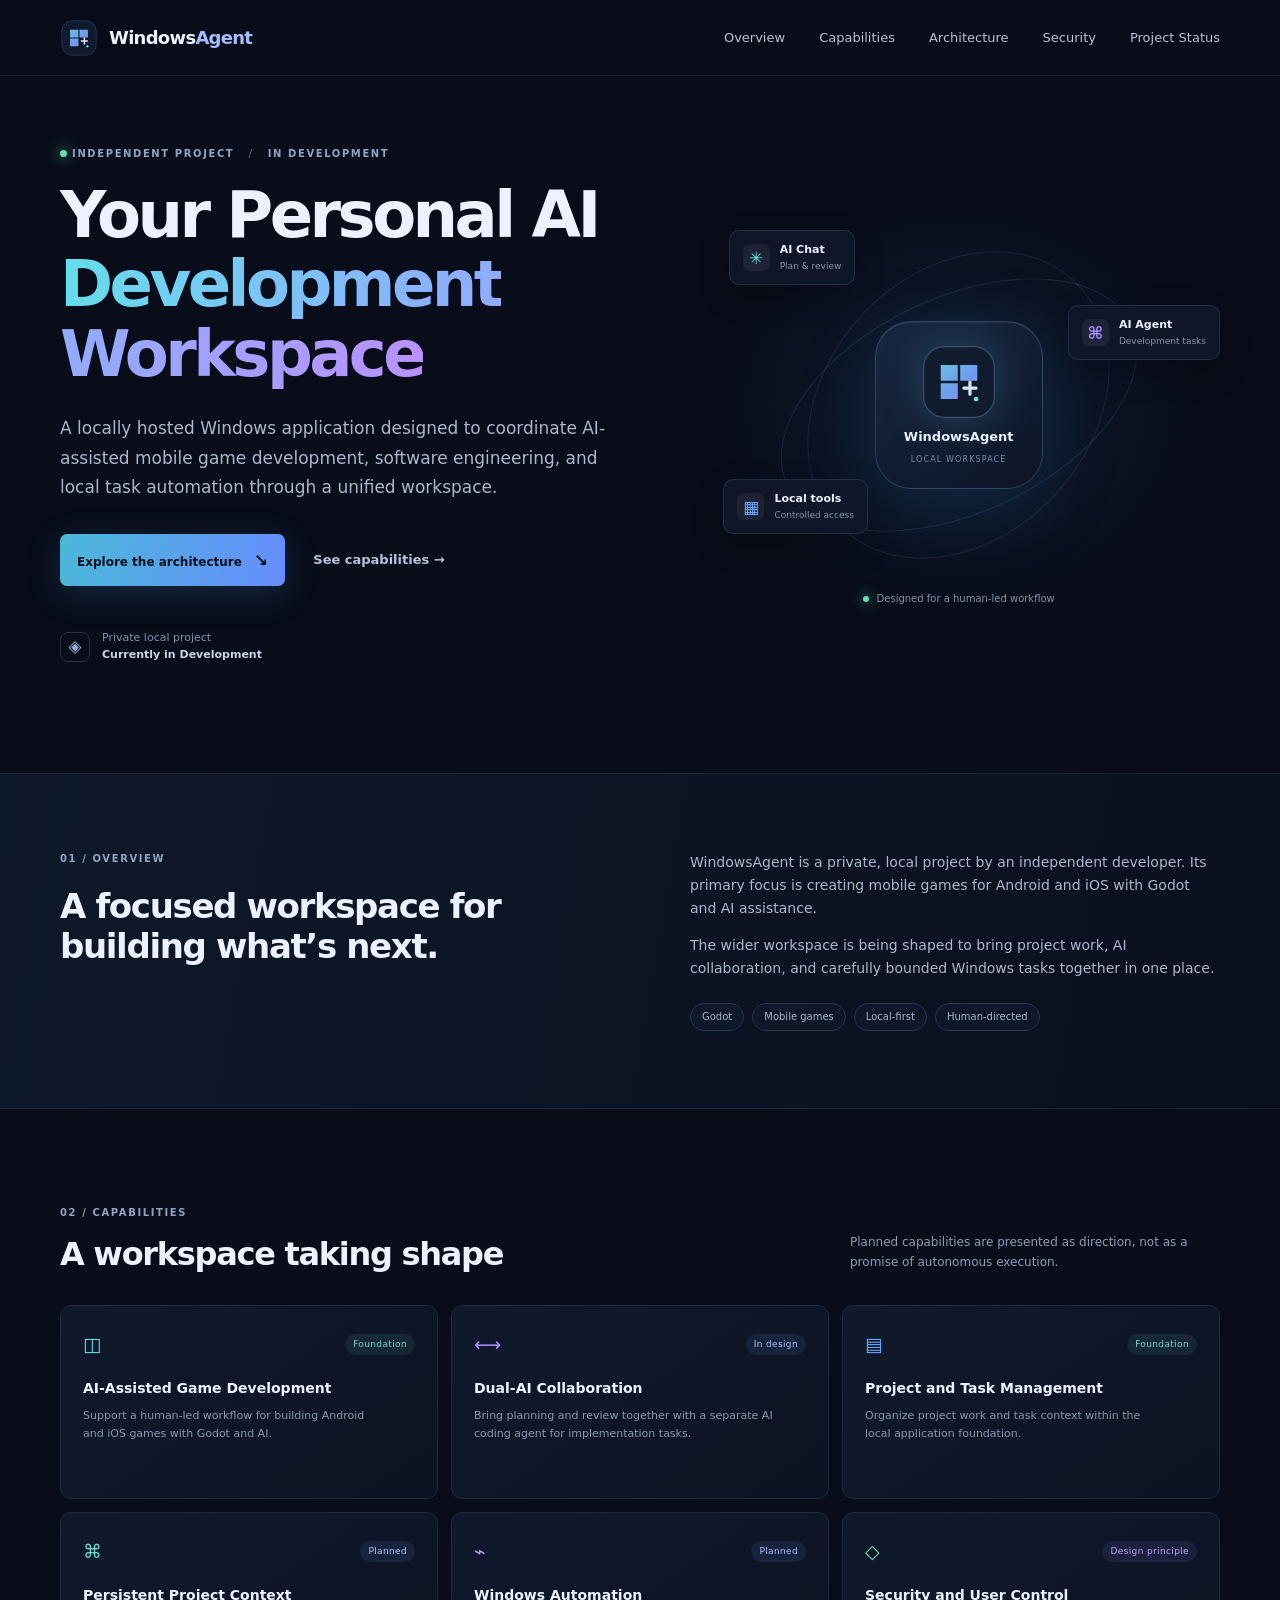
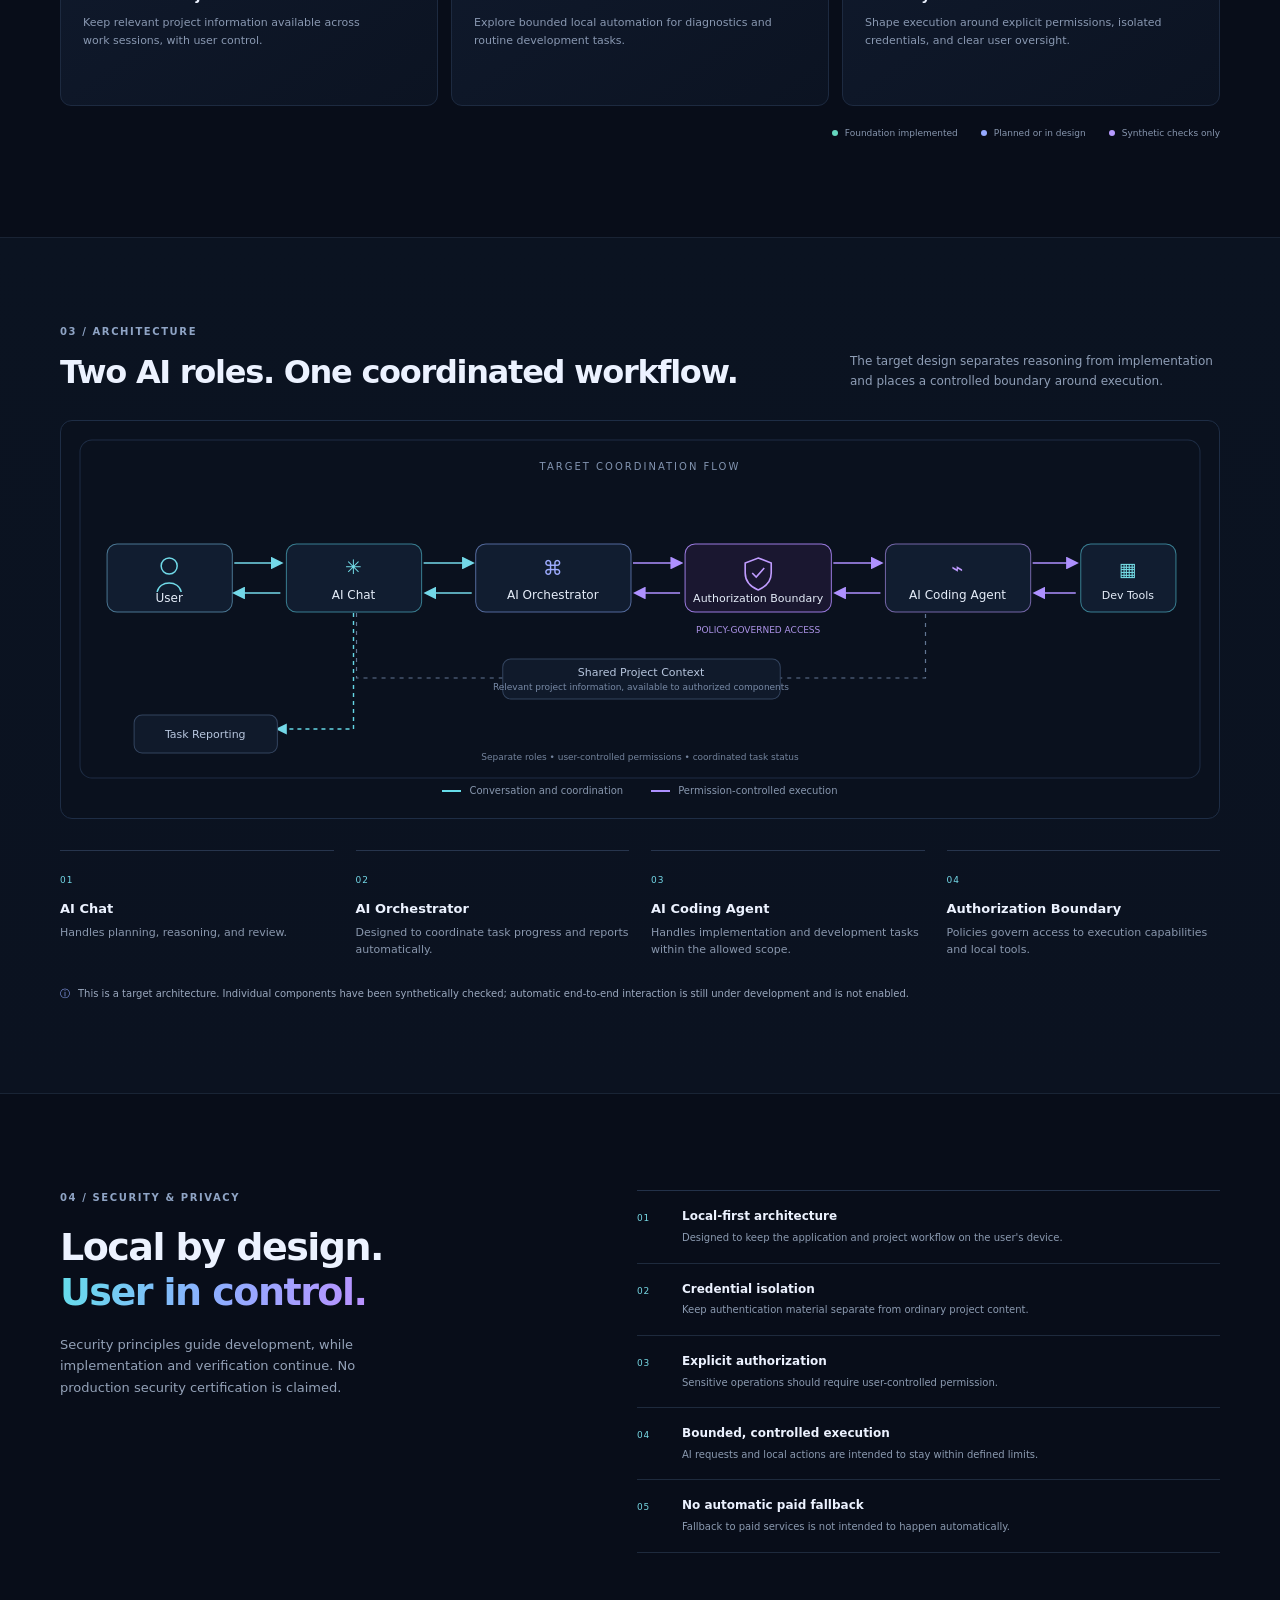
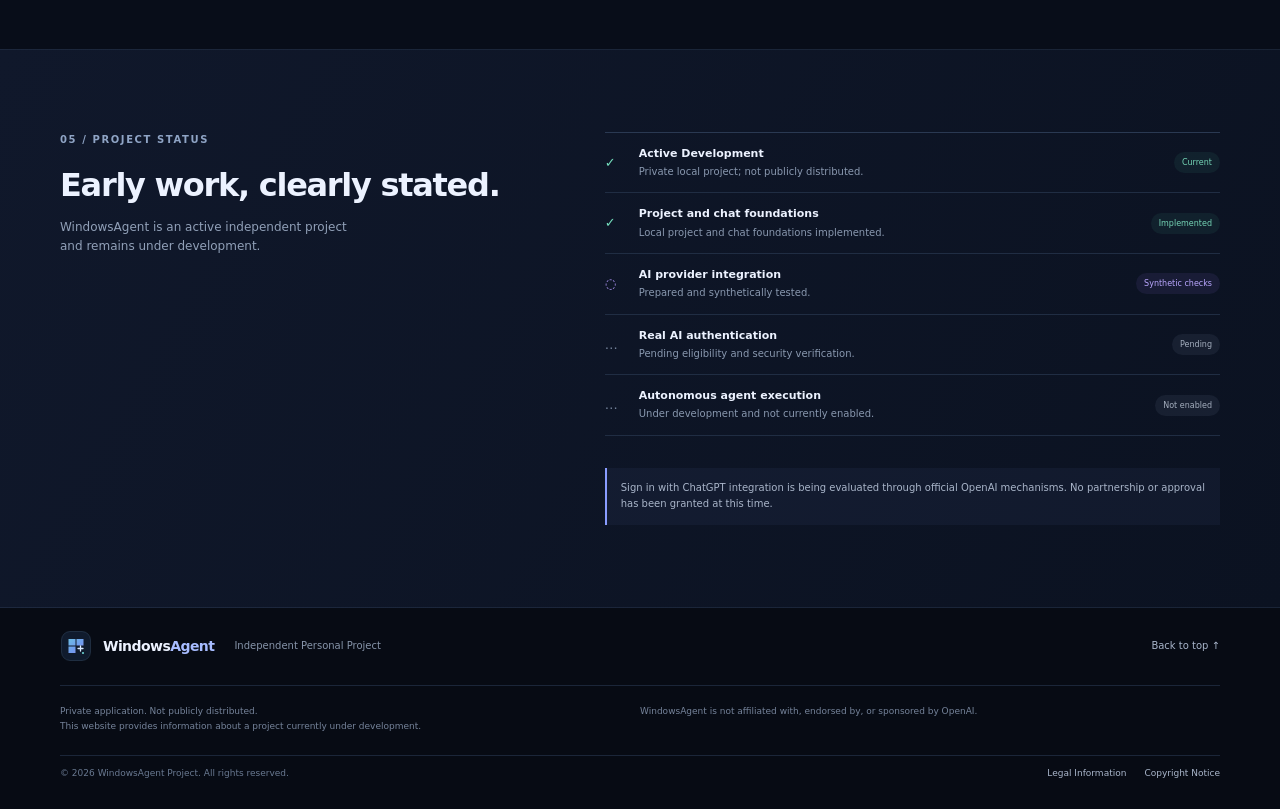
<file: index.html>
<!doctype html>
<html lang="en">
<head>
  <meta charset="utf-8">
  <meta name="viewport" content="width=device-width, initial-scale=1">
  <meta name="theme-color" content="#080d19">
  <meta name="description" content="WindowsAgent is an independent local project exploring a coordinated AI workspace for game development and software engineering.">
  <title>WindowsAgent — Your Personal AI Development Workspace</title>
  <link rel="icon" href="assets/images/favicon.svg" type="image/svg+xml">
  <link rel="stylesheet" href="assets/css/style.css">
  <script src="assets/js/main.js" defer></script>
</head>
<body>
  <a class="skip-link" href="#main">Skip to content</a>
  <header class="site-header">
    <div class="header-inner wrap">
      <a class="brand" href="#top" aria-label="WindowsAgent home">
        <img src="assets/images/logo.svg" width="38" height="38" alt="">
        <span>Windows<span class="brand-accent">Agent</span></span>
      </a>
      <button class="menu-toggle" type="button" aria-expanded="false" aria-controls="site-nav" aria-label="Open navigation"><span></span><span></span></button>
      <nav id="site-nav" class="site-nav" aria-label="Main navigation">
        <a href="#overview">Overview</a><a href="#capabilities">Capabilities</a><a href="#architecture">Architecture</a><a href="#security">Security</a><a href="#status">Project Status</a>
      </nav>
    </div>
  </header>
  <main id="main">
    <section class="hero wrap" id="top" aria-labelledby="hero-title">
      <div class="hero-copy">
        <p class="eyebrow"><span class="status-dot"></span> Independent project <span class="eyebrow-divider">/</span> In development</p>
        <h1 id="hero-title">Your Personal AI<br><span class="gradient-text">Development Workspace</span></h1>
        <p class="hero-lede">A locally hosted Windows application designed to coordinate AI-assisted mobile game development, software engineering, and local task automation through a unified workspace.</p>
        <div class="hero-actions"><a class="button button-primary" href="#architecture">Explore the architecture <span aria-hidden="true">↘</span></a><a class="text-link" href="#capabilities">See capabilities <span aria-hidden="true">→</span></a></div>
        <div class="hero-note"><span class="note-icon" aria-hidden="true">◈</span><span>Private local project<br><strong>Currently in Development</strong></span></div>
      </div>
      <div class="hero-visual" aria-label="Illustration of a coordinated local development workspace">
        <div class="orbit orbit-one"></div><div class="orbit orbit-two"></div>
        <div class="hero-core"><img src="assets/images/logo.svg" alt="" width="78" height="78"><span>WindowsAgent</span><small>LOCAL WORKSPACE</small></div>
        <div class="float-chip chip-chat"><span class="chip-icon cyan">✳</span><span>AI Chat<small>Plan &amp; review</small></span></div>
        <div class="float-chip chip-agent"><span class="chip-icon violet">⌘</span><span>AI Agent<small>Development tasks</small></span></div>
        <div class="float-chip chip-tools"><span class="chip-icon blue">▦</span><span>Local tools<small>Controlled access</small></span></div>
        <div class="visual-caption"><span class="pulse"></span> Designed for a human-led workflow</div>
      </div>
    </section>

    <section class="intro-section" id="overview" aria-labelledby="overview-title">
      <div class="wrap intro-grid"><div><p class="eyebrow">01 / Overview</p><h2 id="overview-title">A focused workspace for<br>building what’s next.</h2></div><div class="intro-body"><p>WindowsAgent is a private, local project by an independent developer. Its primary focus is creating mobile games for Android and iOS with Godot and AI assistance.</p><p>The wider workspace is being shaped to bring project work, AI collaboration, and carefully bounded Windows tasks together in one place.</p><div class="tag-row"><span>Godot</span><span>Mobile games</span><span>Local-first</span><span>Human-directed</span></div></div></div>
    </section>

    <section class="section wrap" id="capabilities" aria-labelledby="capabilities-title">
      <div class="section-heading"><div><p class="eyebrow">02 / Capabilities</p><h2 id="capabilities-title">A workspace taking shape</h2></div><p>Planned capabilities are presented as direction, not as a promise of autonomous execution.</p></div>
      <div class="capability-grid">
        <article class="cap-card"><div class="card-top"><span class="card-icon cyan">◫</span><span class="state state-present">Foundation</span></div><h3>AI-Assisted Game Development</h3><p>Support a human-led workflow for building Android and iOS games with Godot and AI.</p></article>
        <article class="cap-card"><div class="card-top"><span class="card-icon violet">⟷</span><span class="state state-design">In design</span></div><h3>Dual-AI Collaboration</h3><p>Bring planning and review together with a separate AI coding agent for implementation tasks.</p></article>
        <article class="cap-card"><div class="card-top"><span class="card-icon blue">▤</span><span class="state state-present">Foundation</span></div><h3>Project and Task Management</h3><p>Organize project work and task context within the local application foundation.</p></article>
        <article class="cap-card"><div class="card-top"><span class="card-icon teal">⌘</span><span class="state state-design">Planned</span></div><h3>Persistent Project Context</h3><p>Keep relevant project information available across work sessions, with user control.</p></article>
        <article class="cap-card"><div class="card-top"><span class="card-icon purple">⌁</span><span class="state state-design">Planned</span></div><h3>Windows Automation</h3><p>Explore bounded local automation for diagnostics and routine development tasks.</p></article>
        <article class="cap-card"><div class="card-top"><span class="card-icon green">◇</span><span class="state state-principle">Design principle</span></div><h3>Security and User Control</h3><p>Shape execution around explicit permissions, isolated credentials, and clear user oversight.</p></article>
      </div>
      <div class="legend"><span><i class="legend-dot present"></i> Foundation implemented</span><span><i class="legend-dot design"></i> Planned or in design</span><span><i class="legend-dot synthetic"></i> Synthetic checks only</span></div>
    </section>

    <section class="architecture-section" id="architecture" aria-labelledby="architecture-title">
      <div class="wrap"><div class="section-heading"><div><p class="eyebrow">03 / Architecture</p><h2 id="architecture-title">Two AI roles. One coordinated workflow.</h2></div><p>The target design separates reasoning from implementation and places a controlled boundary around execution.</p></div>
        <div class="diagram-frame"><img src="assets/images/architecture.svg" alt="Architecture flow: User ↔ AI Chat ↔ AI Orchestrator ↔ Authorization Boundary ↔ AI Coding Agent ↔ Development Tools. Shared project context supports the workflow; task reporting returns to the user." loading="lazy"><div class="diagram-legend"><span><i class="line-key cyan-key"></i>Conversation and coordination</span><span><i class="line-key violet-key"></i>Permission-controlled execution</span></div></div>
        <div class="role-grid"><article><span class="role-number">01</span><h3>AI Chat</h3><p>Handles planning, reasoning, and review.</p></article><article><span class="role-number">02</span><h3>AI Orchestrator</h3><p>Designed to coordinate task progress and reports automatically.</p></article><article><span class="role-number">03</span><h3>AI Coding Agent</h3><p>Handles implementation and development tasks within the allowed scope.</p></article><article><span class="role-number">04</span><h3>Authorization Boundary</h3><p>Policies govern access to execution capabilities and local tools.</p></article></div>
        <p class="architecture-footnote"><span aria-hidden="true">ⓘ</span> This is a target architecture. Individual components have been synthetically checked; automatic end-to-end interaction is still under development and is not enabled.</p>
      </div>
    </section>

    <section class="section wrap security-section" id="security" aria-labelledby="security-title">
      <div class="security-copy"><p class="eyebrow">04 / Security &amp; privacy</p><h2 id="security-title">Local by design.<br><span class="gradient-text">User in control.</span></h2><p>Security principles guide development, while implementation and verification continue. No production security certification is claimed.</p></div>
      <div class="principles"><div class="principle"><span>01</span><div><h3>Local-first architecture</h3><p>Designed to keep the application and project workflow on the user's device.</p></div></div><div class="principle"><span>02</span><div><h3>Credential isolation</h3><p>Keep authentication material separate from ordinary project content.</p></div></div><div class="principle"><span>03</span><div><h3>Explicit authorization</h3><p>Sensitive operations should require user-controlled permission.</p></div></div><div class="principle"><span>04</span><div><h3>Bounded, controlled execution</h3><p>AI requests and local actions are intended to stay within defined limits.</p></div></div><div class="principle"><span>05</span><div><h3>No automatic paid fallback</h3><p>Fallback to paid services is not intended to happen automatically.</p></div></div></div>
    </section>

    <section class="status-section" id="status" aria-labelledby="status-title"><div class="wrap status-wrap"><div class="status-heading"><p class="eyebrow">05 / Project status</p><h2 id="status-title">Early work, clearly stated.</h2><p>WindowsAgent is an active independent project and remains under development.</p></div><div class="status-list"><div><span class="status-check">✓</span><p><strong>Active Development</strong><small>Private local project; not publicly distributed.</small></p><span class="status-label">Current</span></div><div><span class="status-check">✓</span><p><strong>Project and chat foundations</strong><small>Local project and chat foundations implemented.</small></p><span class="status-label">Implemented</span></div><div><span class="status-check check-violet">◌</span><p><strong>AI provider integration</strong><small>Prepared and synthetically tested.</small></p><span class="status-label label-violet">Synthetic checks</span></div><div><span class="status-check check-muted">…</span><p><strong>Real AI authentication</strong><small>Pending eligibility and security verification.</small></p><span class="status-label label-muted">Pending</span></div><div><span class="status-check check-muted">…</span><p><strong>Autonomous agent execution</strong><small>Under development and not currently enabled.</small></p><span class="status-label label-muted">Not enabled</span></div></div><p class="integration-note">Sign in with ChatGPT integration is being evaluated through official OpenAI mechanisms. No partnership or approval has been granted at this time.</p></div></section>
  </main>
  <footer class="site-footer"><div class="wrap footer-main"><a class="brand footer-brand" href="#top"><img src="assets/images/logo.svg" width="32" height="32" alt=""><span>Windows<span class="brand-accent">Agent</span></span></a><p>Independent Personal Project</p><a class="back-top" href="#top">Back to top ↑</a></div><div class="wrap footer-bottom"><p>Private application. Not publicly distributed.<br>This website provides information about a project currently under development.</p><p>WindowsAgent is not affiliated with, endorsed by, or sponsored by OpenAI.</p><div class="footer-legal-row"><span>© 2026 WindowsAgent Project. All rights reserved.</span><nav class="footer-legal-links" aria-label="Legal links"><a href="legal.html">Legal Information</a><a href="COPYRIGHT.md">Copyright Notice</a></nav></div></div></footer>
</body>
</html>
</file>
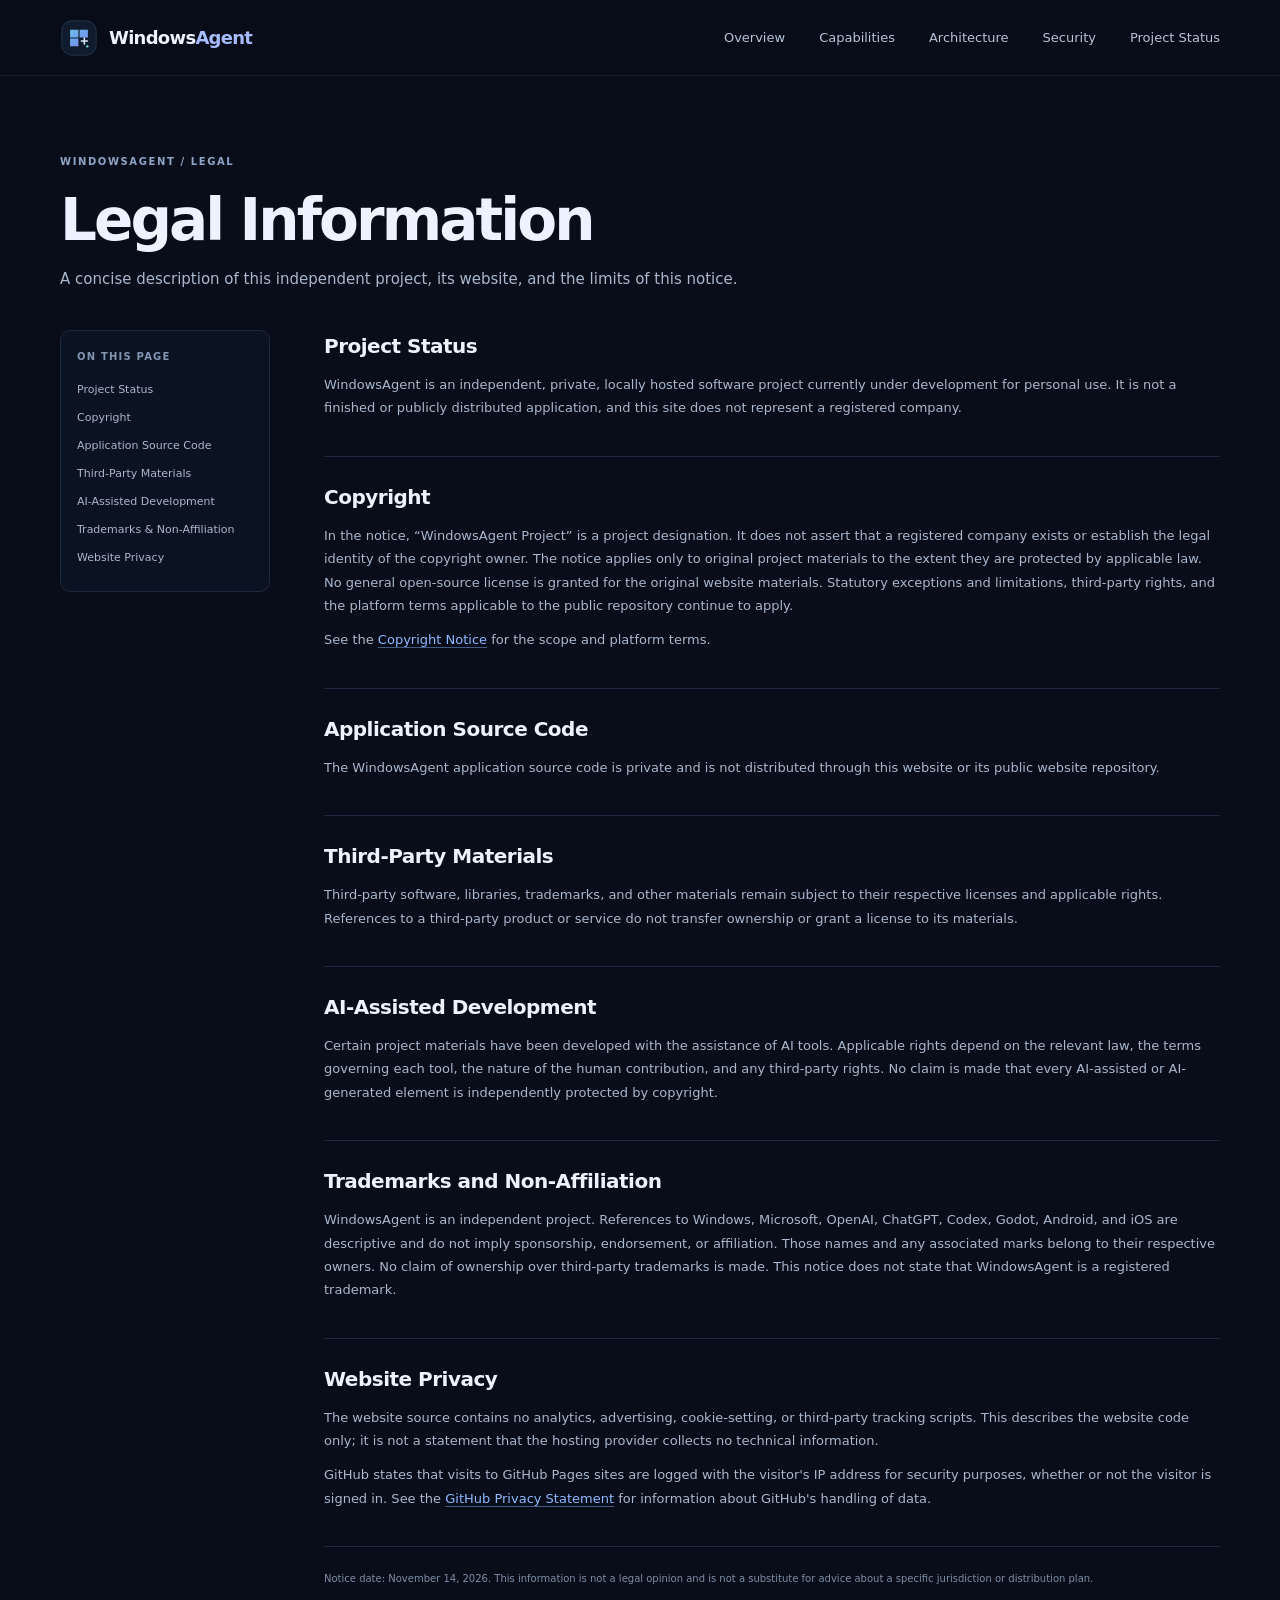
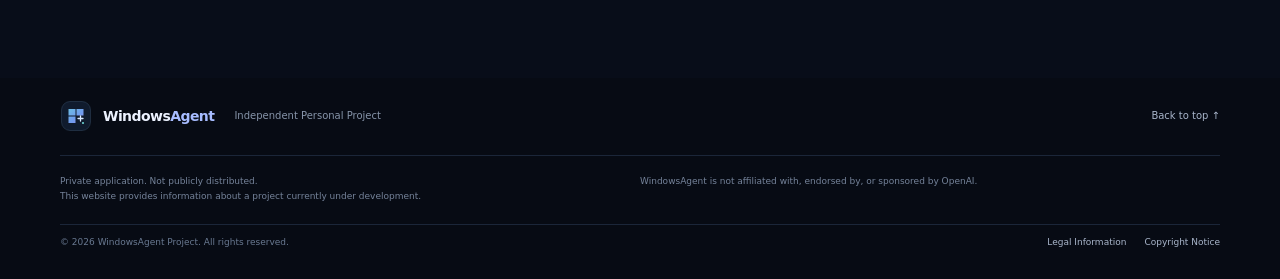
<file: legal.html>
<!doctype html>
<html lang="en">
<head>
  <meta charset="utf-8">
  <meta name="viewport" content="width=device-width, initial-scale=1">
  <meta name="theme-color" content="#080d19">
  <meta name="description" content="Legal and copyright information for the independent WindowsAgent project website.">
  <title>Legal Information — WindowsAgent</title>
  <link rel="icon" href="assets/images/favicon.svg" type="image/svg+xml">
  <link rel="stylesheet" href="assets/css/style.css">
  <script src="assets/js/main.js" defer></script>
</head>
<body>
  <a class="skip-link" href="#main">Skip to content</a>
  <header class="site-header">
    <div class="header-inner wrap">
      <a class="brand" href="index.html#top" aria-label="WindowsAgent home">
        <img src="assets/images/logo.svg" width="38" height="38" alt="">
        <span>Windows<span class="brand-accent">Agent</span></span>
      </a>
      <button class="menu-toggle" type="button" aria-expanded="false" aria-controls="site-nav" aria-label="Open navigation"><span></span><span></span></button>
      <nav id="site-nav" class="site-nav" aria-label="Main navigation">
        <a href="index.html#overview">Overview</a><a href="index.html#capabilities">Capabilities</a><a href="index.html#architecture">Architecture</a><a href="index.html#security">Security</a><a href="index.html#status">Project Status</a>
      </nav>
    </div>
  </header>
  <main id="main" class="legal-page">
    <section class="legal-hero wrap" aria-labelledby="legal-title">
      <p class="eyebrow">WindowsAgent / Legal</p>
      <h1 id="legal-title">Legal Information</h1>
      <p>A concise description of this independent project, its website, and the limits of this notice.</p>
    </section>
    <div class="legal-layout wrap">
      <nav class="legal-toc" aria-label="On this page">
        <h2>On this page</h2>
        <a href="#status">Project Status</a><a href="#copyright">Copyright</a><a href="#source">Application Source Code</a><a href="#third-party">Third-Party Materials</a><a href="#ai">AI-Assisted Development</a><a href="#trademarks">Trademarks &amp; Non-Affiliation</a><a href="#privacy">Website Privacy</a>
      </nav>
      <div class="legal-content">
        <section class="legal-section" id="status"><h2>Project Status</h2><p>WindowsAgent is an independent, private, locally hosted software project currently under development for personal use. It is not a finished or publicly distributed application, and this site does not represent a registered company.</p></section>
        <section class="legal-section" id="copyright"><h2>Copyright</h2><p>In the notice, “WindowsAgent Project” is a project designation. It does not assert that a registered company exists or establish the legal identity of the copyright owner. The notice applies only to original project materials to the extent they are protected by applicable law. No general open-source license is granted for the original website materials. Statutory exceptions and limitations, third-party rights, and the platform terms applicable to the public repository continue to apply.</p><p>See the <a href="COPYRIGHT.md">Copyright Notice</a> for the scope and platform terms.</p></section>
        <section class="legal-section" id="source"><h2>Application Source Code</h2><p>The WindowsAgent application source code is private and is not distributed through this website or its public website repository.</p></section>
        <section class="legal-section" id="third-party"><h2>Third-Party Materials</h2><p>Third-party software, libraries, trademarks, and other materials remain subject to their respective licenses and applicable rights. References to a third-party product or service do not transfer ownership or grant a license to its materials.</p></section>
        <section class="legal-section" id="ai"><h2>AI-Assisted Development</h2><p>Certain project materials have been developed with the assistance of AI tools. Applicable rights depend on the relevant law, the terms governing each tool, the nature of the human contribution, and any third-party rights. No claim is made that every AI-assisted or AI-generated element is independently protected by copyright.</p></section>
        <section class="legal-section" id="trademarks"><h2>Trademarks and Non-Affiliation</h2><p>WindowsAgent is an independent project. References to Windows, Microsoft, OpenAI, ChatGPT, Codex, Godot, Android, and iOS are descriptive and do not imply sponsorship, endorsement, or affiliation. Those names and any associated marks belong to their respective owners. No claim of ownership over third-party trademarks is made. This notice does not state that WindowsAgent is a registered trademark.</p></section>
        <section class="legal-section" id="privacy"><h2>Website Privacy</h2><p>The website source contains no analytics, advertising, cookie-setting, or third-party tracking scripts. This describes the website code only; it is not a statement that the hosting provider collects no technical information.</p><p>GitHub states that visits to GitHub Pages sites are logged with the visitor's IP address for security purposes, whether or not the visitor is signed in. See the <a href="https://docs.github.com/en/site-policy/privacy-policies/github-privacy-statement">GitHub Privacy Statement</a> for information about GitHub's handling of data.</p></section>
        <p class="legal-updated">Notice date: November 14, 2026. This information is not a legal opinion and is not a substitute for advice about a specific jurisdiction or distribution plan.</p>
      </div>
    </div>
  </main>
  <footer class="site-footer"><div class="wrap footer-main"><a class="brand footer-brand" href="index.html#top"><img src="assets/images/logo.svg" width="32" height="32" alt=""><span>Windows<span class="brand-accent">Agent</span></span></a><p>Independent Personal Project</p><a class="back-top" href="#main">Back to top ↑</a></div><div class="wrap footer-bottom"><p>Private application. Not publicly distributed.<br>This website provides information about a project currently under development.</p><p>WindowsAgent is not affiliated with, endorsed by, or sponsored by OpenAI.</p><div class="footer-legal-row"><span>© 2026 WindowsAgent Project. All rights reserved.</span><nav class="footer-legal-links" aria-label="Legal links"><a href="legal.html">Legal Information</a><a href="COPYRIGHT.md">Copyright Notice</a></nav></div></div></footer>
</body>
</html>
</file>
<file: assets/css/style.css>
:root{color-scheme:dark;--bg:#080d19;--bg2:#0b1221;--panel:#10192b;--line:#1c2940;--text:#ecf2ff;--muted:#96a4bd;--soft:#c0cbe0;--cyan:#67e1ee;--blue:#6da8ff;--violet:#a98bff;--max:1160px;font-family:Inter,ui-sans-serif,system-ui,-apple-system,BlinkMacSystemFont,"Segoe UI",sans-serif}*{box-sizing:border-box}html{scroll-behavior:smooth;scroll-padding-top:90px}body{margin:0;background:var(--bg);color:var(--text);font-size:16px;line-height:1.65;overflow-x:hidden}a{color:inherit;text-decoration:none}a:focus-visible,button:focus-visible{outline:2px solid var(--cyan);outline-offset:4px}.wrap{width:min(var(--max),calc(100% - 48px));margin-inline:auto}.skip-link{position:fixed;left:12px;top:-60px;z-index:20;background:#fff;color:#080d19;padding:10px 14px;border-radius:8px}.skip-link:focus{top:12px}.site-header{height:76px;position:sticky;top:0;z-index:10;background:rgba(8,13,25,.86);backdrop-filter:blur(16px);border-bottom:1px solid rgba(130,158,204,.12)}.header-inner{height:100%;display:flex;align-items:center;justify-content:space-between}.brand{display:inline-flex;align-items:center;gap:11px;font-weight:700;font-size:18px;letter-spacing:-.04em}.brand img{display:block}.brand-accent{color:#a7bcff}.site-nav{display:flex;align-items:center;gap:34px}.site-nav a,.text-link{font-size:13px;color:#b8c3d8;transition:color .2s}.site-nav a:hover,.text-link:hover{color:var(--cyan)}.menu-toggle{display:none;background:none;border:0;color:var(--text);padding:8px}.hero{min-height:640px;display:grid;grid-template-columns:1.07fr .93fr;align-items:center;gap:36px;padding-top:32px;padding-bottom:72px}.hero-copy{padding:38px 0}.eyebrow{text-transform:uppercase;letter-spacing:.16em;font-size:10px;font-weight:700;color:#8fa4c5;margin:0 0 18px}.status-dot,.pulse{display:inline-block;width:7px;height:7px;border-radius:50%;background:#68dfb1;box-shadow:0 0 13px #68dfb1}.eyebrow-divider{margin:0 9px;color:#4d5c74}.hero h1{font-size:clamp(42px,5vw,64px);line-height:1.09;letter-spacing:-.055em;margin:0 0 24px;font-weight:650}.gradient-text{background:linear-gradient(100deg,#65ddeb 0%,#8cafff 49%,#ba91ff 100%);-webkit-background-clip:text;background-clip:text;color:transparent}.hero-lede{max-width:570px;font-size:17px;line-height:1.75;color:#aab7cc;margin:0}.hero-actions{display:flex;align-items:center;gap:28px;margin-top:31px}.button{border-radius:7px;padding:12px 17px;font-size:12px;font-weight:650}.button-primary{background:linear-gradient(110deg,#4ab9d7,#678cff);color:#07101d;box-shadow:0 8px 34px rgba(76,151,221,.2)}.button-primary:hover{filter:brightness(1.12)}.button span{font-size:17px;margin-left:8px}.text-link{font-weight:600}.hero-note{display:flex;align-items:center;gap:12px;color:#8291ab;font-size:11px;line-height:1.5;margin-top:44px}.hero-note strong{color:#c8d4e7;font-weight:550}.note-icon{display:grid;place-items:center;width:30px;height:30px;border:1px solid #25344d;border-radius:8px;color:#8fa8d3;font-size:17px}.hero-visual{height:450px;position:relative;display:grid;place-items:center;background:radial-gradient(ellipse at center,rgba(48,87,145,.22),rgba(8,13,25,0) 64%)}.orbit{position:absolute;border:1px solid rgba(107,145,203,.18);border-radius:50%;transform:rotate(-25deg)}.orbit-one{width:380px;height:216px}.orbit-two{width:265px;height:340px;transform:rotate(43deg);border-color:rgba(151,128,229,.15)}.hero-core{width:168px;height:168px;position:relative;z-index:1;border-radius:36px;border:1px solid rgba(130,170,231,.25);background:linear-gradient(145deg,rgba(25,41,67,.96),rgba(13,21,38,.98));box-shadow:0 18px 80px rgba(42,112,173,.2),inset 0 1px rgba(255,255,255,.07);display:flex;flex-direction:column;align-items:center;justify-content:center;gap:5px}.hero-core img{filter:drop-shadow(0 0 20px rgba(87,198,232,.25))}.hero-core>span{font-weight:650;font-size:13px}.hero-core small{color:#778ba9;font-size:8px;letter-spacing:.14em}.float-chip{position:absolute;z-index:2;display:flex;align-items:center;gap:10px;padding:10px 13px;border-radius:10px;border:1px solid rgba(120,151,200,.19);background:rgba(15,24,42,.94);box-shadow:0 12px 32px rgba(0,0,0,.2);font-size:11px;font-weight:600}.float-chip small{display:block;color:#8392aa;font-size:9px;font-weight:400}.chip-icon{font-size:17px;width:27px;height:27px;display:grid;place-items:center;border-radius:7px;background:rgba(255,255,255,.06)}.cyan{color:var(--cyan)}.violet{color:var(--violet)}.blue{color:var(--blue)}.teal{color:#72d9ce}.purple{color:#c094ff}.green{color:#7ce2af}.chip-chat{top:50px;left:6%}.chip-agent{top:125px;right:0}.chip-tools{bottom:96px;left:5%}.visual-caption{position:absolute;bottom:22px;color:#8291aa;font-size:10px;display:flex;gap:8px;align-items:center}.pulse{width:6px;height:6px}.intro-section{border-block:1px solid rgba(122,153,197,.12);background:linear-gradient(100deg,rgba(16,28,48,.73),rgba(10,17,30,.7))}.intro-grid{display:grid;grid-template-columns:1fr 1fr;gap:100px;padding-block:77px}.intro-grid h2,.section-heading h2,.security-copy h2,.status-heading h2{font-size:34px;line-height:1.2;letter-spacing:-.04em;margin:0;font-weight:600}.intro-body p{margin:0 0 14px;color:#aab7cc;font-size:14px}.tag-row{display:flex;gap:8px;flex-wrap:wrap;margin-top:22px}.tag-row span{font-size:10px;color:#a6b6d0;border:1px solid #263650;border-radius:20px;padding:5px 11px;background:rgba(17,29,49,.5)}.section{padding-block:96px}.section-heading{display:flex;justify-content:space-between;align-items:end;gap:30px;margin-bottom:32px}.section-heading .eyebrow{margin-bottom:13px}.section-heading h2{font-size:32px}.section-heading>p{max-width:370px;margin:0;color:#8f9eb6;font-size:12px}.capability-grid{display:grid;grid-template-columns:repeat(3,1fr);gap:13px}.cap-card{min-height:194px;padding:23px 22px;background:linear-gradient(145deg,rgba(16,26,45,.96),rgba(12,20,35,.88));border:1px solid #1d2a40;border-radius:11px;transition:transform .25s,border-color .25s}.cap-card:hover{transform:translateY(-3px);border-color:#364c70}.card-top{display:flex;align-items:center;justify-content:space-between}.card-icon{font-size:19px}.state{font-size:9px;letter-spacing:.04em;border-radius:12px;padding:3px 8px}.state-present{color:#78d9ca;background:rgba(76,197,175,.1)}.state-design{color:#adc2ff;background:rgba(108,144,255,.1)}.state-principle{color:#b9a5ff;background:rgba(151,116,255,.1)}.cap-card h3{font-size:14px;margin:17px 0 7px;font-weight:600}.cap-card p{font-size:11px;line-height:1.65;color:#8998b1;margin:0;max-width:300px}.legend{display:flex;justify-content:flex-end;gap:23px;margin-top:20px;color:#8796ae;font-size:9px}.legend span{display:flex;align-items:center;gap:7px}.legend-dot{display:inline-block;width:6px;height:6px;border-radius:50%}.legend-dot.present{background:#65d7bf}.legend-dot.design{background:#96aaff}.legend-dot.synthetic{background:#b69aff}.architecture-section{padding-block:86px 91px;border-block:1px solid rgba(122,153,197,.12);background:linear-gradient(180deg,#0b1321,#0b1220)}.architecture-section .section-heading{margin-bottom:28px}.diagram-frame{padding:18px 18px 10px;border-radius:12px;border:1px solid #1e2d45;background:#0a111e}.diagram-frame img{display:block;width:100%;height:auto}.diagram-legend{display:flex;justify-content:center;gap:28px;padding:4px 0 8px;color:#8796ad;font-size:10px}.diagram-legend span{display:flex;align-items:center;gap:8px}.line-key{width:19px;height:2px;display:inline-block}.cyan-key{background:#66ddea}.violet-key{background:#ad91ff}.role-grid{display:grid;grid-template-columns:repeat(4,1fr);gap:22px;margin-top:31px}.role-grid article{border-top:1px solid #27354d;padding-top:14px}.role-number{font-size:9px;color:#74d9e8;letter-spacing:.1em}.role-grid h3{font-size:13px;margin:7px 0 4px}.role-grid p{font-size:11px;color:#8997ad;margin:0;line-height:1.6}.architecture-footnote{margin:27px 0 0;color:#9aa8be;font-size:10px;display:flex;gap:8px;align-items:start}.architecture-footnote span{color:#92aaff}.security-section{display:grid;grid-template-columns:.9fr 1.1fr;gap:100px}.security-copy h2{font-size:38px}.security-copy>p:last-child{font-size:13px;color:#94a2b8;max-width:350px;margin-top:18px}.principles{border-top:1px solid #233149}.principle{display:grid;grid-template-columns:38px 1fr;gap:7px;padding:16px 0;border-bottom:1px solid #1e2a3d}.principle>span{color:#77d8e4;font-size:9px;letter-spacing:.08em;padding-top:4px}.principle h3{font-size:12px;margin:0 0 3px}.principle p{font-size:10px;color:#8b9ab0;margin:0}.status-section{background:linear-gradient(120deg,#10182b,#0b1221);border-block:1px solid rgba(122,153,197,.12);padding-block:82px}.status-wrap{display:grid;grid-template-columns:.85fr 1.15fr;gap:32px 90px}.status-heading h2{font-size:32px}.status-heading>p:last-child{color:#91a0b8;font-size:12px;max-width:300px;margin-top:13px}.status-list{border-top:1px solid #2a3952}.status-list>div{display:grid;grid-template-columns:26px 1fr auto;gap:8px;align-items:center;padding:12px 0;border-bottom:1px solid #202d43}.status-check{color:#73dcbb;font-size:13px}.check-violet{color:#b59bff}.check-muted{color:#74839b}.status-list p{margin:0}.status-list strong{display:block;font-size:11px;font-weight:600}.status-list small{display:block;font-size:10px;color:#8998af;margin-top:1px}.status-label{color:#75d5b6;background:rgba(70,180,145,.09);border-radius:14px;padding:4px 8px;font-size:8px;white-space:nowrap}.label-violet{color:#baa7ff;background:rgba(139,109,226,.1)}.label-muted{color:#a5afbf;background:rgba(130,147,173,.1)}.integration-note{grid-column:2;color:#a9b5c9;font-size:10px;margin:0;padding:12px 14px;border-left:2px solid #899cff;background:rgba(117,128,209,.06)}.site-footer{background:#070b14}.footer-main{min-height:78px;display:flex;align-items:center;gap:20px;border-bottom:1px solid #1b2639}.footer-brand{font-size:14px}.footer-main>p{color:#8795aa;font-size:10px;margin:0}.back-top{margin-left:auto;color:#a8b5ca;font-size:10px}.footer-bottom{display:grid;grid-template-columns:1fr 1fr auto;gap:20px;align-items:start;padding-block:18px 28px;color:#75839a;font-size:9px;line-height:1.7}.footer-bottom p{margin:0}.footer-bottom span{white-space:nowrap;color:#697991}
@media(min-width:1200px){.hero{min-height:690px}}@media(max-width:900px){.site-nav{gap:19px}.site-nav a{font-size:11px}.hero{grid-template-columns:1fr  .85fr;gap:10px;min-height:570px}.hero h1{font-size:49px}.hero-visual{transform:scale(.9)}.intro-grid{gap:45px}.security-section{gap:48px}.status-wrap{gap:26px 45px}}@media(max-width:680px){html{scroll-padding-top:70px}.wrap{width:min(100% - 36px,var(--max))}.site-header{height:66px}.menu-toggle{display:flex;flex-direction:column;gap:5px;cursor:pointer}.menu-toggle span{width:20px;height:1px;background:#d9e5f7;transition:transform .2s}.menu-toggle[aria-expanded=true] span:first-child{transform:translateY(3px) rotate(45deg)}.menu-toggle[aria-expanded=true] span:last-child{transform:translateY(-3px) rotate(-45deg)}.site-nav{display:none;position:absolute;top:66px;left:0;right:0;background:#0b1220;padding:10px 20px 18px;border-bottom:1px solid #25334a;flex-direction:column;align-items:stretch;gap:0}.site-nav.is-open{display:flex}.site-nav a{padding:11px 4px;border-bottom:1px solid rgba(125,151,190,.12);font-size:13px}.site-nav a:last-child{border:0}.hero{display:block;padding-top:55px;padding-bottom:34px;min-height:0}.hero-copy{padding:0}.hero h1{font-size:clamp(40px,10vw,54px)}.hero-lede{font-size:14px}.hero-actions{gap:20px;flex-wrap:wrap}.hero-note{margin-top:26px}.hero-visual{height:370px;margin-top:6px;transform:none}.orbit-one{width:320px;height:190px}.orbit-two{height:280px;width:225px}.chip-chat{left:0;top:37px}.chip-agent{right:0;top:104px}.chip-tools{left:0;bottom:54px}.visual-caption{bottom:6px}.intro-grid{grid-template-columns:1fr;gap:20px;padding-block:55px}.intro-grid h2,.section-heading h2{font-size:28px}.intro-body p{font-size:13px}.section{padding-block:65px}.section-heading{display:block;margin-bottom:24px}.section-heading>p{margin-top:12px}.capability-grid{grid-template-columns:1fr 1fr;gap:9px}.cap-card{padding:17px 15px;min-height:205px}.cap-card h3{font-size:12px}.cap-card p{font-size:10px}.state{font-size:8px;padding:3px 6px}.legend{justify-content:flex-start;flex-wrap:wrap;gap:10px 18px}.architecture-section{padding-block:64px}.diagram-frame{padding:10px 6px}.diagram-legend{gap:15px;font-size:8px}.role-grid{grid-template-columns:1fr 1fr;gap:18px}.security-section{grid-template-columns:1fr;gap:28px}.security-copy h2{font-size:34px}.status-section{padding-block:62px}.status-wrap{grid-template-columns:1fr;gap:25px}.integration-note{grid-column:1}.footer-main{flex-wrap:wrap;min-height:72px;gap:12px}.footer-main>p{font-size:9px}.footer-bottom{grid-template-columns:1fr;gap:11px;padding-block:17px 24px}.footer-bottom span{order:3}}@media(max-width:390px){.capability-grid{grid-template-columns:1fr}.cap-card{min-height:0}.hero-actions{align-items:flex-start;flex-direction:column;gap:16px}.hero-visual{height:330px}.float-chip{padding:8px 10px}.chip-agent{right:-3px}}@media(prefers-reduced-motion:reduce){*,*::before,*::after{scroll-behavior:auto!important;animation-duration:.01ms!important;animation-iteration-count:1!important;transition-duration:.01ms!important}}

.legal-page{padding-bottom:80px}.legal-hero{padding-block:78px 38px}.legal-hero h1{font-size:clamp(40px,6vw,58px);line-height:1.1;letter-spacing:-.05em;margin:0 0 15px}.legal-hero>p:last-child{max-width:680px;color:#aab7cc;font-size:15px;margin:0}.legal-layout{display:grid;grid-template-columns:210px minmax(0,1fr);gap:54px;align-items:start}.legal-toc{position:sticky;top:105px;padding:18px 16px;border:1px solid #1c2940;border-radius:10px;background:#0b1221}.legal-toc h2{font-size:10px;text-transform:uppercase;letter-spacing:.12em;color:#8295b3;margin:0 0 10px}.legal-toc a{display:block;padding:5px 0;color:#aab7cc;font-size:11px}.legal-toc a:hover{color:#67e1ee}.legal-content{min-width:0}.legal-section{padding:0 0 25px;margin:0 0 24px;border-bottom:1px solid #1c2940;scroll-margin-top:100px}.legal-section h2{font-size:20px;letter-spacing:-.025em;margin:0 0 10px}.legal-section p,.legal-section li{color:#aab7cc;font-size:13px;line-height:1.8}.legal-section p{margin:0 0 11px}.legal-section ul{padding-left:20px;margin:8px 0}.legal-section a{color:#8ebaff;text-decoration:underline;text-decoration-color:rgba(142,186,255,.45);text-underline-offset:3px}.legal-updated{font-size:10px!important;color:#7e8da5!important}.footer-legal-row{grid-column:1/-1;display:flex;justify-content:space-between;align-items:center;gap:18px;padding-top:10px;border-top:1px solid #1b2639;color:#8291a7;font-size:9px}.footer-legal-links{display:flex;gap:18px}.footer-legal-links a{color:#aab7cc}.footer-legal-links a:hover{color:#67e1ee}@media(max-width:680px){.legal-page{padding-bottom:58px}.legal-hero{padding-block:54px 28px}.legal-hero>p:last-child{font-size:13px}.legal-layout{grid-template-columns:1fr;gap:25px}.legal-toc{position:static;display:grid;grid-template-columns:1fr 1fr;column-gap:15px}.legal-toc h2{grid-column:1/-1}.legal-section h2{font-size:18px}.legal-section p,.legal-section li{font-size:12px}.footer-legal-row{align-items:flex-start;flex-direction:column}.footer-legal-links{flex-wrap:wrap;gap:12px 18px}}
</file>
